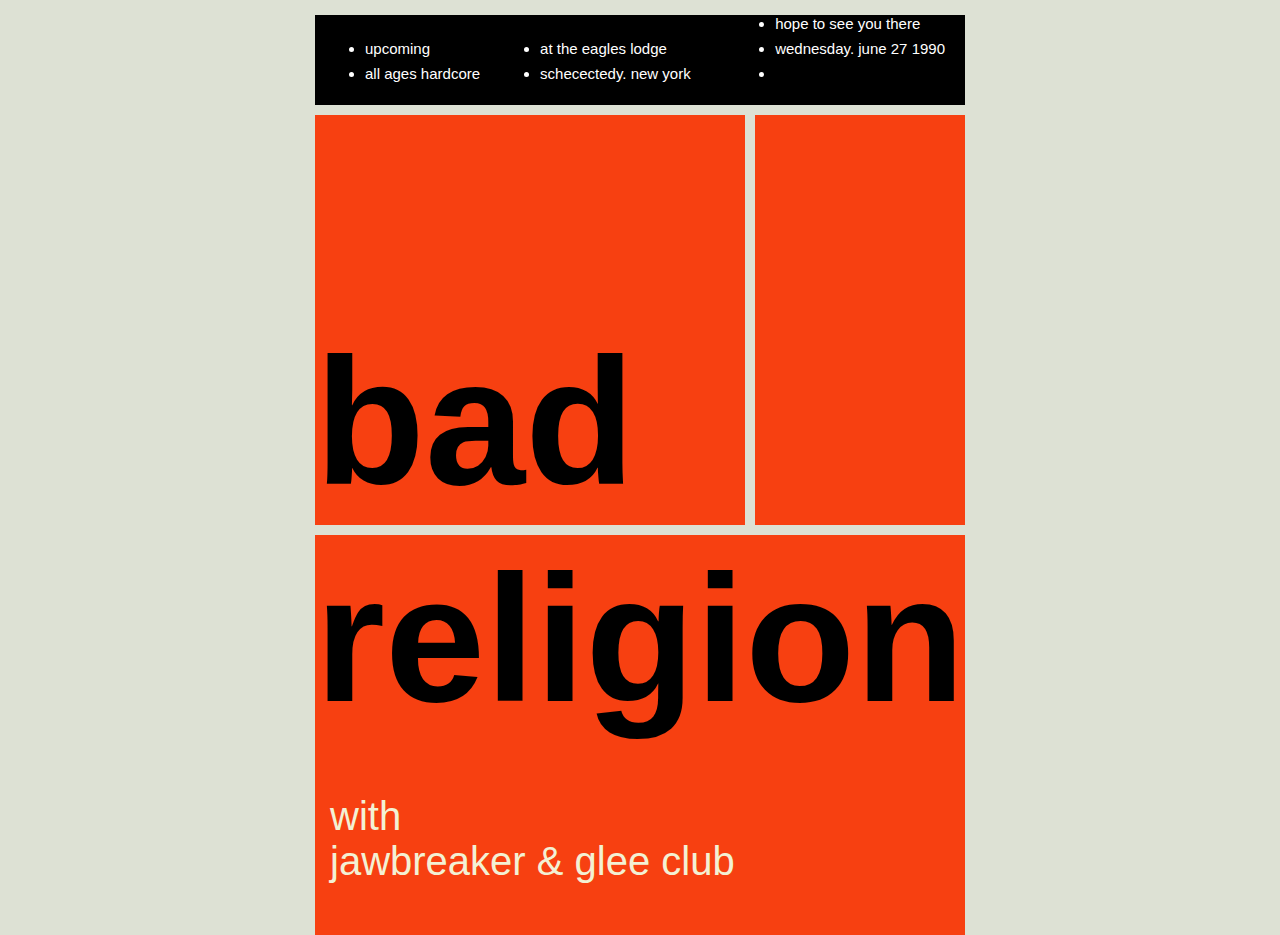
<file: badreligion/index.html>
<!DOCTYPE html>
<html>
  <head>
    <meta charset="utf-8">
    <meta name="viewport" content="width=device-width">
    <title>badreligion-clone</title>
    <link href="style.css" rel="stylesheet" type="text/css" />
  </head>
  <body>
    <div class="gird">
      <div class="header">
        <div>
          <ul>
            <li>upcoming</li>
            <li>all ages hardcore</li>
          </ul>
          <ul>
            <li>at the eagles lodge</li>
            <li>schecectedy. new york</li>
          </ul>
        </div>
        <div id="left">
          <ul>
            <li>hope to see you there</li>
            <li>wednesday. june 27 1990<li>
          </ul>
        </div>
      </div>
      <div class="content">
        <div id="bad">
          bad
        </div>
      </div>
      <div class="side"></div>
      <div class="bottom">
        <div id="religion">
          religion
        </div>
        <div id="with">
          with<br>
          jawbreaker & glee club
        </div>
      </div>
    </div>
  </body>
</html>
</file>
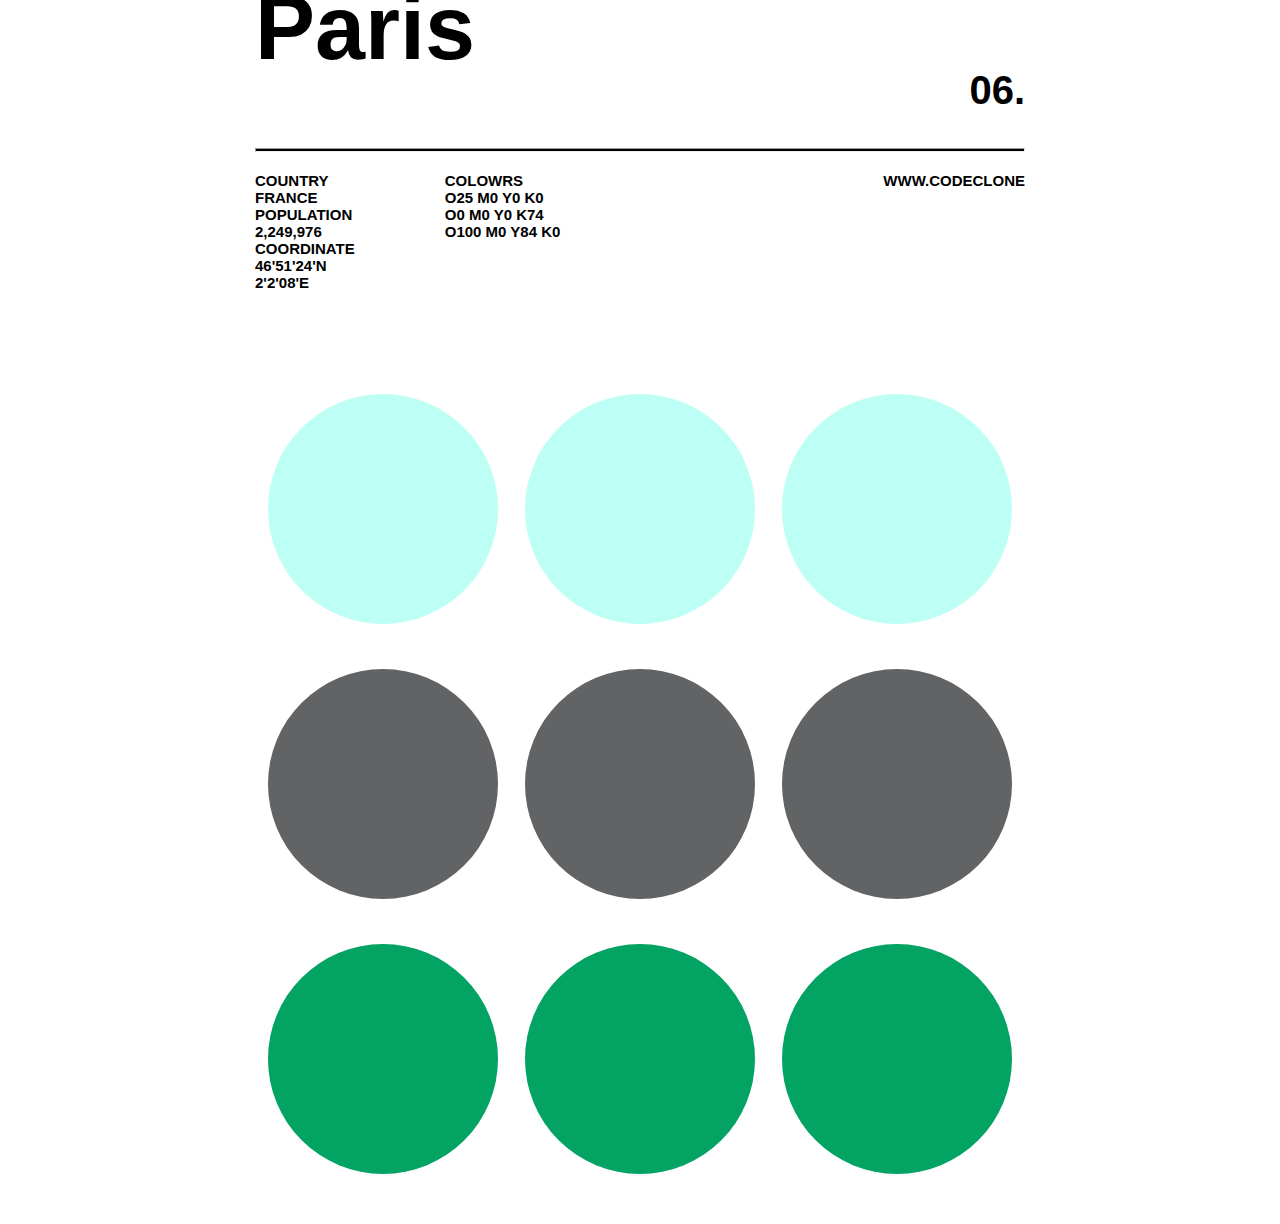
<file: Paris/index.html>
<!DOCTYPE html>
<html>
  <head>
    <meta charset="utf-8">
    <meta name="viewport" content="width=device-width">
    <title>repl.it</title>
    <link href="style.css" rel="stylesheet" type="text/css" />
    
  </head>
  <body>
    <div class="top">
      <h1 id="Paris">Paris</h1>
      <h1 id="number">06.</h1>
    </div>
    <hr>
    <div class="text">
      <h2 class="country">COUNTRY<br>FRANCE<br>POPULATION<br>2,249,976<br>COORDINATE<br>46'51'24'N<br>2'2'08'E</h2>
      <div class="text-rest">
        <h2 id="colowrs">COLOWRS<br>O25 M0 Y0 K0<br>O0 M0 Y0 K74<br>O100 M0 Y84 K0</h2>
        <h2 id="address">WWW.CODECLONE</h2>
      </div>
    </div>
    <div class="circles">
      <div class="first-circles">
        <div id="circles1"></div>
        <div id="circles1"></div>
        <div id="circles1"></div>
      </div>
      <div class="second-circles">
        <div id="circles2"></div>
        <div id="circles2"></div>
        <div id="circles2"></div>
      </div>
      <div class="third-circles">
        <div id="circles3"></div>
        <div id="circles3"></div>
        <div id="circles3"></div>
      </div>
    </div>
  </body>
</html>
</file>
<file: badreligion/style.css>
body {
    background-color:#DDE1D4;
    padding:15px;
    font-family: -apple-system, BlinkMacSystemFont, 'Segoe UI', Roboto, Oxygen, Ubuntu, Cantarell, 'Open Sans', 'Helvetica Neue', sans-serif;
    max-width: 650px;
    width: 100%;
    height: 100vh;
    margin:0 auto;
  }
  
  .gird {
    display: grid;
    grid-template-columns: 210px 210px 210px;
    grid-template-rows: 90px repeat(2, 200px) 400px;
    gap: 10px;
  }
  
  .header {
    background: black;
    color: white;
    font-size: 15px;
    grid-column-start: 1;
    grid-column-end: 4;
    display: flex;
    justify-content: space-between;
    align-items: flex-end;
  }
  
  .header > div {
    display: flex;
  }
  
  .header ul:first-child {
    margin-right: 20px;
    margin-left:  10px;
  }
  
  li {
    margin-bottom: 8px;
  }
  
  .content {
    background: rgb(247,64,17);
    color: black;
    font-size: 180px;
    font-weight: 700;
    
    grid-column-start: 1;
    grid-column-end: 3;
    grid-row-start: 2;
    grid-row-end: 4;
    display: flex;
    align-items: flex-end;
  }
  
  .side {
    background: rgb(247,64,17);
    grid-row-start: 2;
    grid-row-end: 4;
  }
  
  .bottom {
    background: rgb(247,64,17);;
    grid-column-start: 1;
    grid-column-end: 4;
    display: flex;
    flex-wrap: wrap;
  }
  
  #religion {
    color: black;
    font-size: 180px;
    font-weight: 700;
  }
  
  #with {
    color: rgb(243, 241, 212);
    font-size: 40px;
    padding-left: 15px;
  }
</file>
<file: Paris/style.css>
body {
    background-color:white;
    padding:50px 25px;
    font-family: -apple-system, BlinkMacSystemFont, 'Segoe UI', Roboto, Oxygen, Ubuntu, Cantarell, 'Open Sans', 'Helvetica Neue', sans-serif;
    max-width: 770px;
    width: 100%;
    margin:0 auto;
  }
  
  .top {
    display: flex;
    justify-content: space-between;
    align-items: flex-end;
    height: 10vh;
    font-weight: bolder;
  } 
  
  #Paris {
    font-size: 90px;
  }
  
  #number {
    font-size: 40px;
  }
  
  hr {
    height: 2px;
    background-color: black;
  }
  .text {
    display: flex;
    padding-bottom: 10vh;
    font-size: 10px;
  }
  
  .country {
    padding-right: 10vh;
  }
  
  .text-rest {
    display: flex;
    width: 668px;
    justify-content: space-between;
  }
  
  .first-circles {
    display: flex;
    justify-content: space-around;
    padding-bottom: 5vh;
    flex-wrap: wrap;
  }
  
  .second-circles {
    display: flex;
    justify-content: space-around;
    padding-bottom: 5vh;
    flex-wrap: wrap;
  }
  
  .third-circles {
    display: flex;
    justify-content: space-around;
    flex-wrap: wrap;
  }
  
  #circles1 {
    background-color: rgb(190,255,245);
    width: 230px;
    height: 230px;
    border-radius: 50%;
  }
  
  
  #circles2 {
    background-color: rgb(97,99,101);
    width: 230px;
    height: 230px;
    border-radius: 50%;
  }
  
  
  #circles3 {
    background-color: rgb(3,163,100);
    width: 230px;
    height: 230px;
    border-radius: 50%;
  }
</file>
